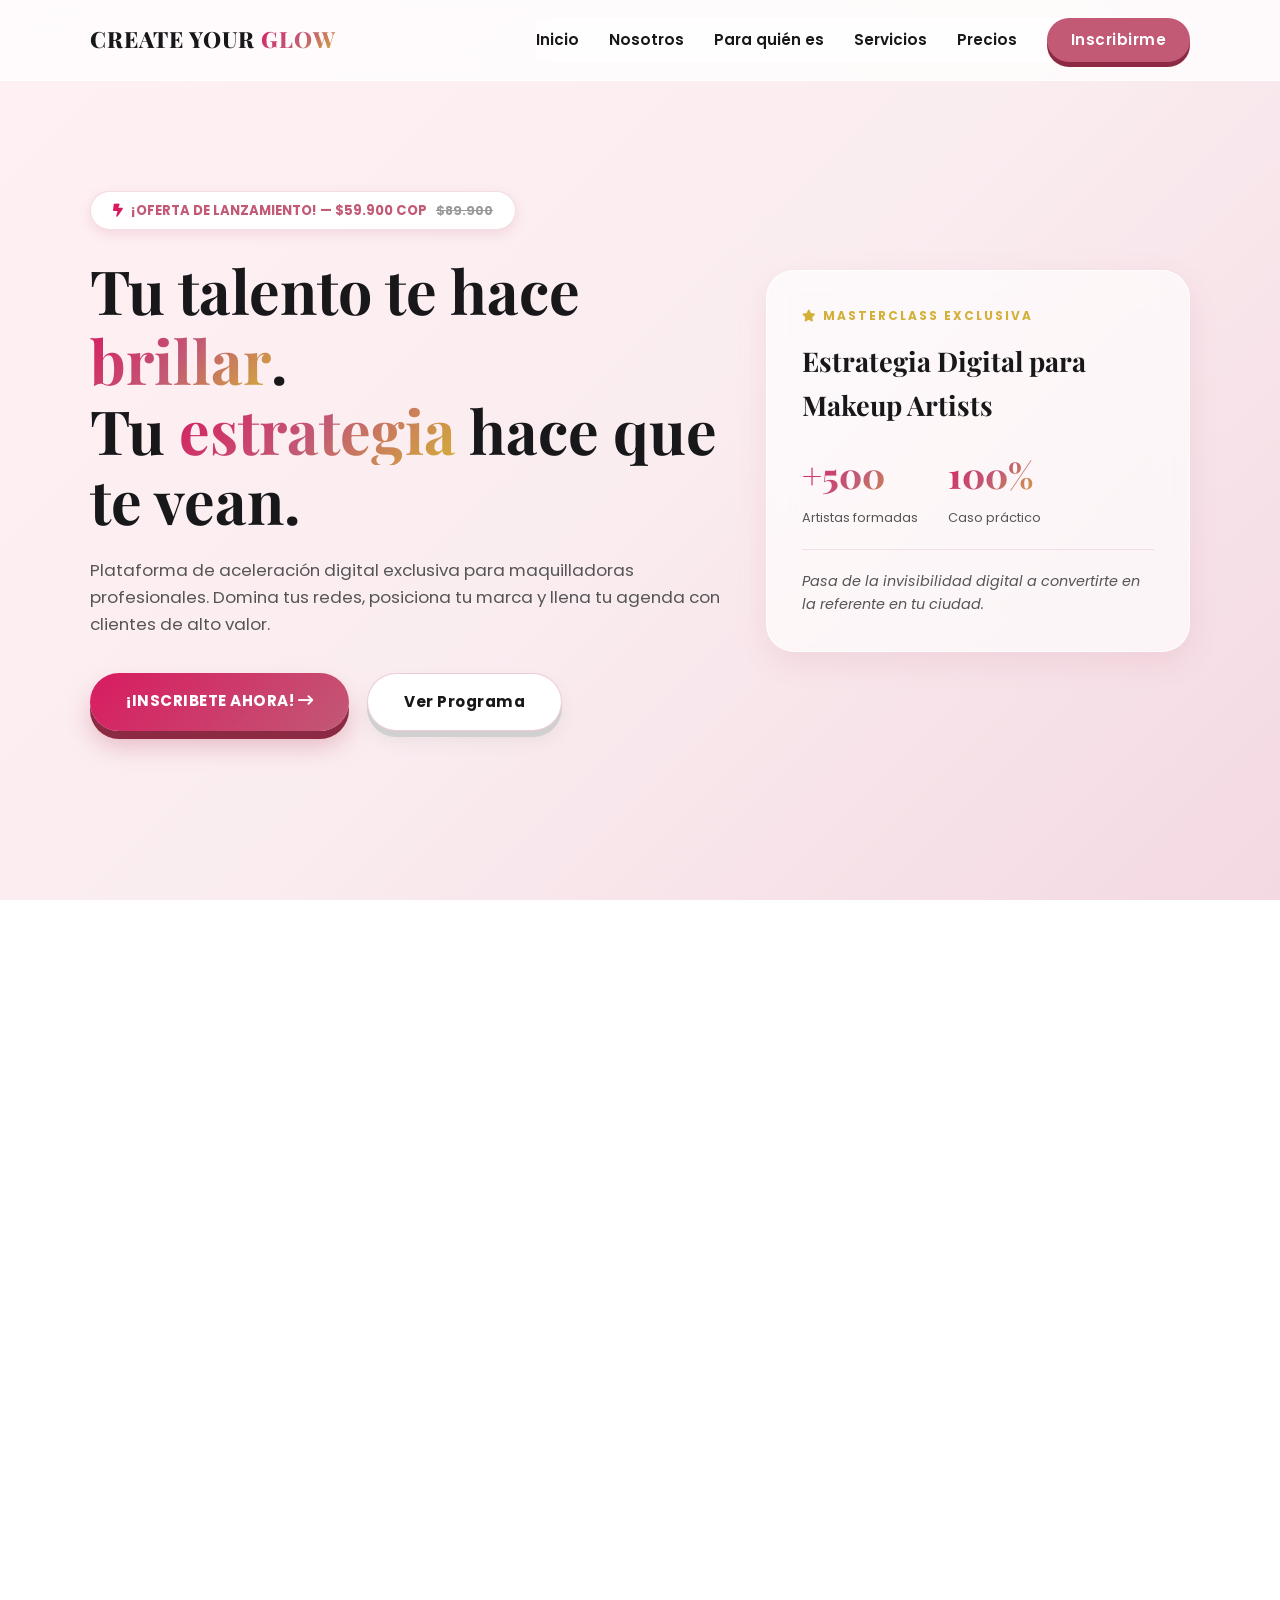
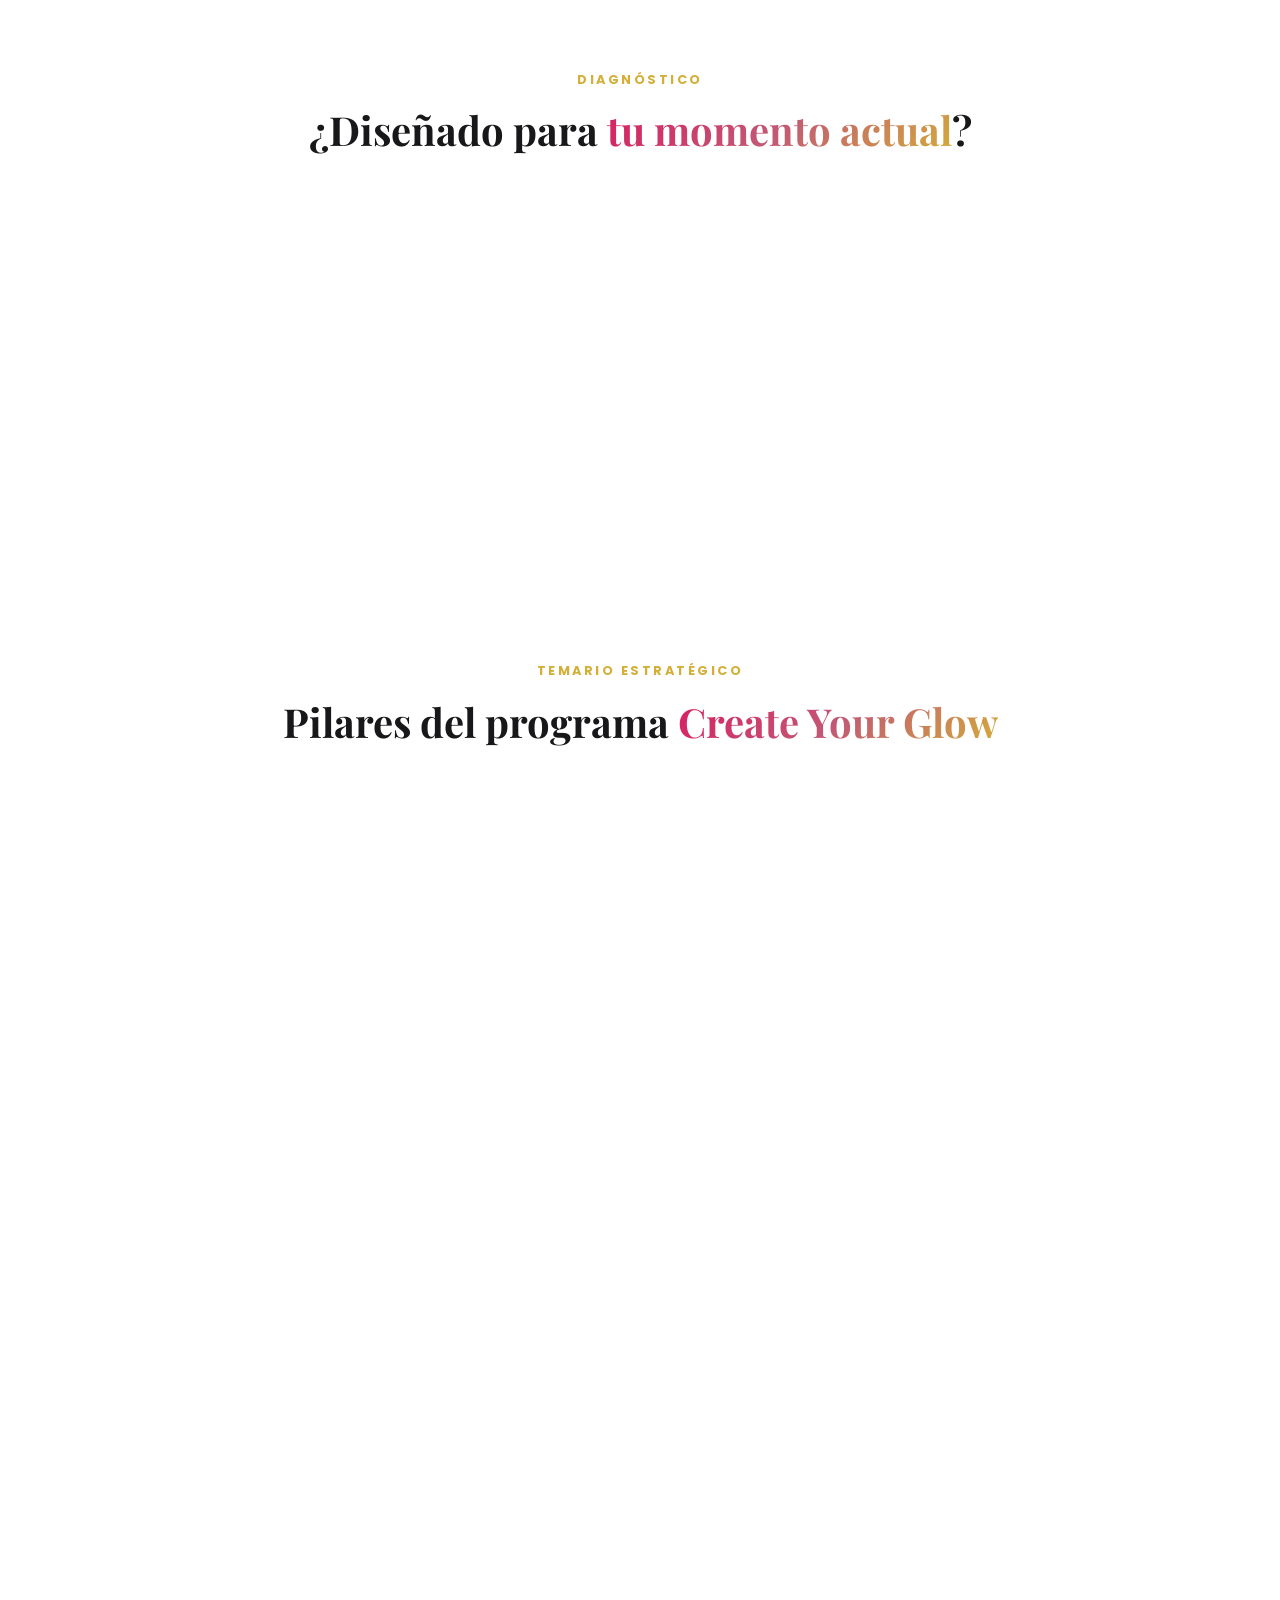
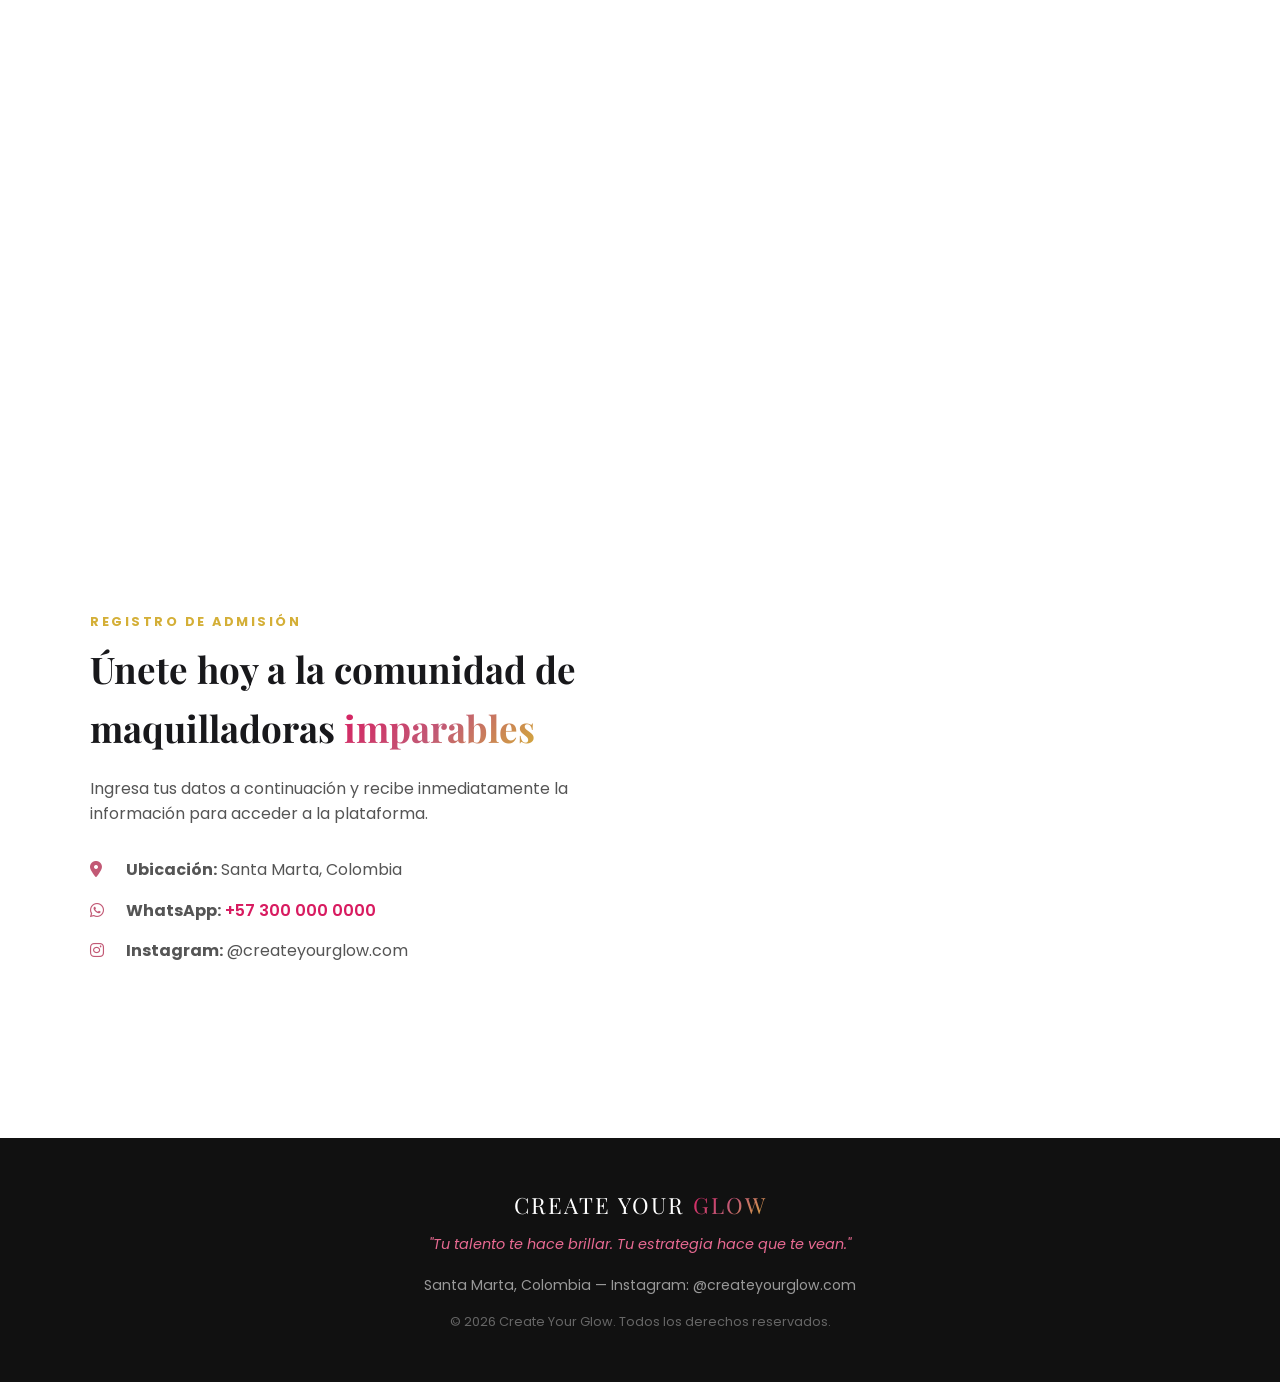
<file: index.html>
<!DOCTYPE html>
<html lang="es">
<head>
    <meta charset="UTF-8">
    <meta name="viewport" content="width=device-width, initial-scale=1.0">
    <title>Create Your Glow | Estrategia Digital para Artistas del Maquillaje</title>
    
    <!-- Google Fonts: Playfair Display & Poppins -->
    <link rel="preconnect" href="https://fonts.googleapis.com">
    <link rel="preconnect" href="https://fonts.gstatic.com" crossorigin>
    <link href="https://fonts.googleapis.com/css2?family=Playfair+Display:ital,wght@0,600;0,700;0,800;1,600;1,700&family=Poppins:wght@300;400;500;600;700;800&display=swap" rel="stylesheet">
    
    <!-- FontAwesome Vector Icons (Cero Emojis) -->
    <link rel="stylesheet" href="https://cdnjs.cloudflare.com/ajax/libs/font-awesome/6.4.0/css/all.min.css">
    
    <!-- Hoja de Estilos -->
    <link rel="stylesheet" href="css/estilos.css">
</head>
<body>

    <!-- HEADER GLASSMORPHISM -->
    <header class="header" id="inicio">
        <div class="container header-container">
            <a href="#inicio" class="logo">CREATE YOUR <span class="text-gradient">GLOW</span></a>
            <button class="menu-toggle" id="menuToggle" aria-label="Abrir menú">
                <span></span>
                <span></span>
                <span></span>
            </button>
            <nav class="nav" id="navMenu">
                <a href="#inicio">Inicio</a>
                <a href="#nosotros">Nosotros</a>
                <a href="#para-quien">Para quién es</a>
                <a href="#servicios">Servicios</a>
                <a href="#precios">Precios</a>
             <a href="login.html" class="btn-3d btn-3d-nav">Inscribirme</a>
            </nav>
        </div>
    </header>

    <!-- HERO SECTION -->
    <section class="hero">
        <div class="container hero-grid">
            <div class="hero-content">
                <div class="badge-3d">
                    <i class="fa-solid fa-bolt-lightning"></i> ¡OFERTA DE LANZAMIENTO! — $59.900 COP <span class="old-price-strike">$89.900</span>
                </div>
                <h1>Tu talento te hace <span class="text-gradient">brillar</span>.<br>Tu <span class="text-gradient">estrategia</span> hace que te vean.</h1>
                <p>Plataforma de aceleración digital exclusiva para maquilladoras profesionales. Domina tus redes, posiciona tu marca y llena tu agenda con clientes de alto valor.</p>
                <div class="hero-actions">
                    <a href="#contacto" class="btn-3d btn-3d-primary">¡INSCRIBETE AHORA! <i class="fa-solid fa-arrow-right-long"></i></a>
                    <a href="#precios" class="btn-3d btn-3d-secondary">Ver Programa</a>
                </div>
            </div>
            
            <div class="hero-graphic-card">
                <div class="glass-card-3d hover-lift">
                    <div class="card-top-tag"><i class="fa-solid fa-star"></i> MASTERCLASS EXCLUSIVA</div>
                    <h3>Estrategia Digital para Makeup Artists</h3>
                    <div class="graphic-stats">
                        <div class="stat-item">
                            <span class="stat-num text-gradient">+500</span>
                            <span class="stat-txt">Artistas formadas</span>
                        </div>
                        <div class="stat-item">
                            <span class="stat-num text-gradient">100%</span>
                            <span class="stat-txt">Caso práctico</span>
                        </div>
                    </div>
                    <div class="graphic-divider"></div>
                    <p class="card-mini-quote">Pasa de la invisibilidad digital a convertirte en la referente en tu ciudad.</p>
                </div>
            </div>
        </div>
    </section>

    <!-- SOBRE NOSOTROS -->
    <section id="nosotros" class="about">
        <div class="container">
            <div class="glass-card-3d about-card hover-lift">
                <span class="section-tag">NUESTRO PROPÓSITO</span>
                <h2>Transformamos tu arte técnico en un negocio <span class="text-gradient">rentable y deseable</span></h2>
                <p>Sabemos el nivel de detalle y pasión que pones en cada brocha. Sin embargo, en el mercado actual, el arte sin estrategia pasa desapercibido. En <strong>Create Your Glow</strong> te ayudamos a construir una marca magnética que convierta interacciones en citas reservadas.</p>
                
                <div class="about-grid-features">
                    <div class="feature-box">
                        <div class="feature-icon"><i class="fa-solid fa-gem"></i></div>
                        <h4>Posicionamiento Premium</h4>
                        <p>Atrae clientas que valoran tu trabajo y pagan sin regatear.</p>
                    </div>
                    <div class="feature-box">
                        <div class="feature-icon"><i class="fa-solid fa-chart-line"></i></div>
                        <h4>Conversión Constante</h4>
                        <p>Diseña un flujo de ventas automático desde tus contenidos en redes.</p>
                    </div>
                </div>
            </div>
        </div>
    </section>

    <!-- ¿PARA QUIÉN ES? -->
    <section id="para-quien" class="for-who">
        <div class="container">
            <div class="section-title">
                <span class="section-tag">DIAGNÓSTICO</span>
                <h2>¿Diseñado para <span class="text-gradient">tu momento actual</span>?</h2>
            </div>
            <div class="grid-2">
                <div class="glass-card-3d hover-lift">
                    <div class="card-icon-3d"><i class="fa-solid fa-wand-magic-sparkles"></i></div>
                    <h3>Si estás iniciando tu marca</h3>
                    <p>Construye desde el primer día una presencia digital profesional sin perder tiempo en la prueba y error, posicionándote con autoridad instantánea.</p>
                </div>
                <div class="glass-card-3d hover-lift">
                    <div class="card-icon-3d"><i class="fa-solid fa-arrow-trend-up"></i></div>
                    <h3>Si sientes tu crecimiento estancado</h3>
                    <p>Convierte el contenido que subes a Reels e Instagram en cotizaciones reales para novias, eventos y sociales de manera predecible.</p>
                </div>
            </div>
        </div>
    </section>

    <!-- SERVICIOS / PILARES -->
    <section id="servicios" class="services">
        <div class="container">
            <div class="section-title">
                <span class="section-tag">TEMARIO ESTRATÉGICO</span>
                <h2>Pilares del programa <span class="text-gradient">Create Your Glow</span></h2>
            </div>
            <div class="grid-3">
                <div class="glass-card-3d service-card hover-lift">
                    <div class="service-icon-wrapper">
                        <i class="fa-solid fa-video"></i>
                    </div>
                    <h3>Creación de Contenido</h3>
                    <p>Técnicas avanzadas de iluminación, encuadre móvil y edición rápida de Reels que muestren la textura y acabado perfecto de tus maquillajes.</p>
                </div>

                <div class="glass-card-3d service-card hover-lift">
                    <div class="service-icon-wrapper">
                        <i class="fa-solid fa-hashtag"></i>
                    </div>
                    <h3>Redes Sociales</h3>
                    <p>Optimización de biografía, feed armónico y estrategias de interacción en Instagram y TikTok para atraer a tu público objetivo.</p>
                </div>

                <div class="glass-card-3d service-card hover-lift">
                    <div class="service-icon-wrapper">
                        <i class="fa-solid fa-comments-dollar"></i>
                    </div>
                    <h3>Captación de Clientas</h3>
                    <p>Scripts de respuesta rápida en WhatsApp e Instagram DM para enviar cotizaciones elegantes y cerrar reservas con anticipo pagado.</p>
                </div>
            </div>
        </div>
    </section>

    <!-- PRECIOS Y PLAN PROFESIONAL -->
    <section id="precios" class="pricing">
        <div class="container">
            <div class="pricing-wrapper">
                <div class="glass-card-3d pricing-card hover-lift">
                    <span class="pop-badge-3d"><i class="fa-solid fa-fire"></i> ACCESO COMPLETO</span>
                    <h2>Plan Profesional Estelar</h2>
                    <p class="pricing-intro">Todo lo que necesitas para escalar tu negocio de maquillaje.</p>
                    
                    <div class="price-display">
                        <span class="old-p">$89.900 COP</span>
                        <span class="new-p text-gradient">$59.900 <small>COP</small></span>
                    </div>

                    <ul class="pricing-benefits">
                        <li><i class="fa-solid fa-circle-check"></i> Acceso ilimitado y de por vida</li>
                        <li><i class="fa-solid fa-circle-check"></i> Lecciones prácticas en video HD</li>
                        <li><i class="fa-solid fa-circle-check"></i> Kit de plantillas editables para Instagram</li>
                        <li><i class="fa-solid fa-circle-check"></i> Certificado digital de finalización</li>
                    </ul>

                    <!-- Acordeón interactivo -->
                    <div class="accordion-wrapper">
                        <button class="accordion-trigger" id="accBtn" aria-expanded="false">
                            <span>Ver detalles del contenido incluido</span>
                            <i class="fa-solid fa-chevron-down" id="accIcon"></i>
                        </button>
                        <div class="accordion-content" id="accContent">
                            <div class="acc-inner">
                                <p><strong>Módulo 1:</strong> Identidad de Marca y Posicionamiento de Lujo.</p>
                                <p><strong>Módulo 2:</strong> Grabación y Edición de Maquillaje en Celular.</p>
                                <p><strong>Módulo 3:</strong> Guiones de Respuesta y Venta de Servicios.</p>
                                <p><strong>Bono Especial:</strong> Plantillas de cotización directa para novias.</p>
                            </div>
                        </div>
                    </div>

                    <a href="#contacto" class="btn-3d btn-3d-primary btn-full">¡CONSEGUIR MI ACCESO AHORA!</a>
                </div>
            </div>
        </div>
    </section>

    <!-- FORMULARIO CONTACTO Y CRM -->
    <section id="contacto" class="contact">
        <div class="container grid-2 align-center">
            <div class="contact-info">
                <span class="section-tag">REGISTRO DE ADMISIÓN</span>
                <h2>Únete hoy a la comunidad de maquilladoras <span class="text-gradient">imparables</span></h2>
                <p>Ingresa tus datos a continuación y recibe inmediatamente la información para acceder a la plataforma.</p>
                
                <div class="info-list">
                    <p><i class="fa-solid fa-location-dot"></i> <strong>Ubicación:</strong> Santa Marta, Colombia</p>
                    <p><i class="fa-brands fa-whatsapp"></i> <strong>WhatsApp:</strong> <a href="https://wa.me/573000000000" target="_blank">+57 300 000 0000</a></p>
                    <p><i class="fa-brands fa-instagram"></i> <strong>Instagram:</strong> @createyourglow.com</p>
                </div>
            </div>

            <div class="glass-card-3d form-card hover-lift">
                <form id="crmForm">
                    <h3>Asegura tu cupo de oferta</h3>
                    <div class="input-group">
                        <label for="nombre">Nombre Completo</label>
                        <input type="text" id="nombre" name="nombre" placeholder="Tu nombre" required>
                    </div>
                    <div class="input-group">
                        <label for="email">Correo Electrónico</label>
                        <input type="email" id="email" name="email" placeholder="tu@correo.com" required>
                    </div>
                    <div class="input-group">
                        <label for="telefono">Teléfono / WhatsApp</label>
                        <input type="tel" id="telefono" name="telefono" placeholder="+57 300..." required>
                    </div>
                    <button type="submit" class="btn-3d btn-3d-primary btn-full">Completar Registro</button>
                </form>
            </div>
        </div>
    </section>

    <!-- FOOTER -->
    <footer class="footer">
        <div class="container footer-content">
            <div class="footer-logo">CREATE YOUR <span class="text-gradient">GLOW</span></div>
            <p class="footer-quote">"Tu talento te hace brillar. Tu estrategia hace que te vean."</p>
            <p class="footer-location">Santa Marta, Colombia — Instagram: @createyourglow.com</p>
            <p class="copyright">&copy; 2026 Create Your Glow. Todos los derechos reservados.</p>
        </div>
    </footer>

    <!-- INTERACTIVIDAD JS -->
    <script>
        // Menú hamburguesa
        const menuToggle = document.getElementById('menuToggle');
        const navMenu = document.getElementById('navMenu');

        menuToggle.addEventListener('click', () => {
            navMenu.classList.toggle('active');
        });

        document.querySelectorAll('.nav a').forEach(link => {
            link.addEventListener('click', () => {
                navMenu.classList.remove('active');
            });
        });

        // Acordeón desplegable
        const accBtn = document.getElementById('accBtn');
        const accContent = document.getElementById('accContent');
        const accIcon = document.getElementById('accIcon');

        accBtn.addEventListener('click', () => {
            accContent.classList.toggle('open');
            accIcon.classList.toggle('rotate');
        });
    </script>
</body>
</html>
</file>
<file: css/estilos.css>
/* ==========================================
   VARIABLES DE COLOR, GRADIENTES Y SOMBRAS 3D
   ========================================== */
:root {
    /* Paleta de Degradado Dinámico de Fondo */
    --bg-gradient-1: #FFF0F3;
    --bg-gradient-2: #FAEDF0;
    --bg-gradient-3: #F4D9E2;

    /* Tonos Acento */
    --primary-magenta: #C25975;
    --primary-magenta-dark: #8C2A43;
    --rose-bright: #D81B60;
    --rose-glow: #E86A92;
    --gold-accent: #D4AF37;

    /* Textos */
    --text-dark: #18181B;
    --text-muted: #555555;
    
    /* Tipografías */
    --font-heading: 'Playfair Display', serif;
    --font-body: 'Poppins', sans-serif;

    /* Sombras 3D y Glassmorphism */
    --shadow-soft: 0 10px 30px rgba(194, 89, 117, 0.12);
    --shadow-lift: 0 20px 40px rgba(194, 89, 117, 0.22);
    --glass-bg: rgba(255, 255, 255, 0.65);
    --glass-border: rgba(255, 255, 255, 0.9);
    
    --transition: all 0.3s cubic-bezier(0.16, 1, 0.3, 1);
}

/* ==========================================
   RESET GENERAL Y FONDO CON GRADIENTE DINÁMICO
   ========================================== */
* {
    margin: 0;
    padding: 0;
    box-sizing: border-box;
}

html {
    scroll-behavior: smooth;
}

body {
    font-family: var(--font-body);
    background: linear-gradient(135deg, var(--bg-gradient-1) 0%, var(--bg-gradient-2) 50%, var(--bg-gradient-3) 100%);
    background-attachment: fixed;
    color: var(--text-dark);
    line-height: 1.6;
    overflow-x: hidden;
}

.container {
    width: 100%;
    max-width: 1140px;
    margin: 0 auto;
    padding: 0 20px;
}

h1, h2, h3, h4 {
    font-family: var(--font-heading);
    color: var(--text-dark);
    font-weight: 700;
}

/* ==========================================
   TIPOGRAFÍA DINÁMICA CON GRADIENTE
   ========================================== */
.text-gradient {
    background: linear-gradient(135deg, var(--rose-bright) 0%, var(--primary-magenta) 50%, var(--gold-accent) 100%);
    -webkit-background-clip: text;
    -webkit-text-fill-color: transparent;
    display: inline-block;
}

/* ==========================================
   BOTONES 3D ULTRA LLAMATIVOS Y FÍSICOS
   ========================================== */
.btn-3d {
    display: inline-block;
    padding: 16px 36px;
    border-radius: 50px;
    font-family: var(--font-body);
    font-weight: 700;
    font-size: 0.95rem;
    text-decoration: none;
    text-align: center;
    cursor: pointer;
    transition: var(--transition);
    border: none;
    letter-spacing: 0.5px;
    position: relative;
}

.btn-3d-primary {
    background: linear-gradient(135deg, var(--rose-bright) 0%, var(--primary-magenta) 100%);
    color: #FFFFFF;
    box-shadow: 0 8px 0 var(--primary-magenta-dark), 0 15px 25px rgba(194, 89, 117, 0.35);
}

.btn-3d-primary:hover {
    transform: translateY(-3px);
    box-shadow: 0 11px 0 var(--primary-magenta-dark), 0 20px 30px rgba(194, 89, 117, 0.45);
}

.btn-3d-primary:active {
    transform: translateY(5px);
    box-shadow: 0 3px 0 var(--primary-magenta-dark), 0 5px 10px rgba(0,0,0,0.15);
}

.btn-3d-secondary {
    background: #FFFFFF;
    color: var(--text-dark);
    border: 1px solid rgba(194, 89, 117, 0.3);
    box-shadow: 0 6px 0 #D0D0D0, 0 10px 20px rgba(0,0,0,0.06);
}

.btn-3d-secondary:hover {
    transform: translateY(-2px);
    box-shadow: 0 8px 0 #D0D0D0, 0 12px 25px rgba(0,0,0,0.1);
}

.btn-3d-secondary:active {
    transform: translateY(4px);
    box-shadow: 0 2px 0 #D0D0D0, 0 4px 8px rgba(0,0,0,0.05);
}

.btn-3d-nav {
    background: var(--primary-magenta);
    color: #FFFFFF !important;
    padding: 10px 24px;
    border-radius: 30px;
    box-shadow: 0 5px 0 var(--primary-magenta-dark);
}

.btn-3d-nav:hover {
    transform: translateY(-2px);
    box-shadow: 0 7px 0 var(--primary-magenta-dark);
}

.btn-3d-nav:active {
    transform: translateY(3px);
    box-shadow: 0 2px 0 var(--primary-magenta-dark);
}

.btn-full {
    display: block;
    width: 100%;
}

/* ==========================================
   TARJETAS CON EFECTO GLASSMORPHISM 3D
   ========================================== */
.glass-card-3d {
    background: var(--glass-bg);
    backdrop-filter: blur(16px);
    -webkit-backdrop-filter: blur(16px);
    border: 1px solid var(--glass-border);
    border-radius: 28px;
    padding: 35px;
    box-shadow: var(--shadow-soft);
    transition: var(--transition);
}

.hover-lift:hover {
    transform: translateY(-8px);
    box-shadow: var(--shadow-lift);
}

/* ==========================================
   HEADER / NAVEGACIÓN
   ========================================== */
.header {
    position: sticky;
    top: 0;
    z-index: 1000;
    background: rgba(255, 255, 255, 0.75);
    backdrop-filter: blur(16px);
    -webkit-backdrop-filter: blur(16px);
    border-bottom: 1px solid rgba(255, 255, 255, 0.8);
    padding: 18px 0;
}

.header-container {
    display: flex;
    justify-content: space-between;
    align-items: center;
}

.logo {
    font-family: var(--font-heading);
    font-size: 1.4rem;
    font-weight: 800;
    letter-spacing: 1px;
    color: var(--text-dark);
    text-decoration: none;
}

.nav {
    display: none;
    flex-direction: column;
    position: absolute;
    top: 100%;
    left: 0;
    width: 100%;
    background: rgba(255, 255, 255, 0.95);
    backdrop-filter: blur(12px);
    padding: 25px;
    box-shadow: 0 10px 25px rgba(0, 0, 0, 0.08);
    gap: 18px;
}

.nav.active {
    display: flex;
}

.nav a {
    text-decoration: none;
    color: var(--text-dark);
    font-weight: 600;
    font-size: 0.95rem;
    transition: var(--transition);
}

.nav a:hover {
    color: var(--rose-bright);
}

.menu-toggle {
    display: flex;
    flex-direction: column;
    gap: 5px;
    background: none;
    border: none;
    cursor: pointer;
}

.menu-toggle span {
    width: 25px;
    height: 3px;
    background-color: var(--text-dark);
    border-radius: 2px;
}

@media (min-width: 768px) {
    .menu-toggle { display: none; }
    .nav {
        display: flex;
        flex-direction: row;
        position: static;
        width: auto;
        background: transparent;
        padding: 0;
        box-shadow: none;
        align-items: center;
        gap: 30px;
    }
}

/* ==========================================
   HERO SECTION
   ========================================== */
.hero {
    padding: 80px 0 100px;
}

.hero-grid {
    display: grid;
    grid-template-columns: 1fr;
    gap: 40px;
    align-items: center;
}

.badge-3d {
    display: inline-block;
    background: #FFFFFF;
    color: var(--primary-magenta);
    padding: 8px 22px;
    border-radius: 30px;
    font-size: 0.82rem;
    font-weight: 700;
    margin-bottom: 25px;
    box-shadow: 0 4px 12px rgba(194, 89, 117, 0.15);
    border: 1px solid rgba(194, 89, 117, 0.2);
}

.badge-3d i {
    color: var(--rose-bright);
    margin-right: 5px;
}

.old-price-strike {
    text-decoration: line-through;
    color: #999999;
    font-size: 0.78rem;
    margin-left: 6px;
}

.hero-content h1 {
    font-size: 2.8rem;
    line-height: 1.15;
    margin-bottom: 22px;
}

.hero-content p {
    font-size: 1.05rem;
    color: var(--text-muted);
    margin-bottom: 35px;
}

.hero-actions {
    display: flex;
    flex-direction: column;
    gap: 18px;
}

.card-top-tag {
    font-size: 0.75rem;
    font-weight: 700;
    color: var(--gold-accent);
    letter-spacing: 2px;
    margin-bottom: 15px;
}

.glass-card-3d h3 {
    font-size: 1.7rem;
    margin-bottom: 20px;
}

.graphic-stats {
    display: flex;
    gap: 30px;
    margin-bottom: 20px;
}

.stat-num {
    font-family: var(--font-heading);
    font-size: 2.2rem;
    font-weight: 800;
    display: block;
}

.stat-txt {
    font-size: 0.8rem;
    color: var(--text-muted);
}

.graphic-divider {
    height: 1px;
    background: rgba(194, 89, 117, 0.15);
    margin-bottom: 20px;
}

.card-mini-quote {
    font-style: italic;
    font-size: 0.9rem;
    color: var(--text-muted);
}

@media (min-width: 768px) {
    .hero { padding: 110px 0 140px; }
    .hero-grid { grid-template-columns: 1.2fr 0.8fr; }
    .hero-content h1 { font-size: 3.8rem; }
    .hero-actions { flex-direction: row; }
}

/* ==========================================
   COMPONENTES Y SECCIONES
   ========================================== */
.section-tag {
    display: block;
    font-size: 0.8rem;
    font-weight: 700;
    color: var(--gold-accent);
    letter-spacing: 2.5px;
    margin-bottom: 8px;
}

.section-title {
    text-align: center;
    margin-bottom: 50px;
}

.section-title h2 {
    font-size: 2.5rem;
}

.grid-2 {
    display: grid;
    grid-template-columns: 1fr;
    gap: 30px;
}

.grid-3 {
    display: grid;
    grid-template-columns: 1fr;
    gap: 30px;
}

.align-center {
    align-items: center;
}

@media (min-width: 768px) {
    .grid-2 { grid-template-columns: repeat(2, 1fr); }
    .grid-3 { grid-template-columns: repeat(3, 1fr); }
}

/* ==========================================
   SOBRE NOSOTROS
   ========================================== */
.about {
    padding: 80px 0;
}

.about-card h2 {
    font-size: 2.4rem;
    margin-bottom: 20px;
}

.about-card p {
    color: var(--text-muted);
    font-size: 1.05rem;
    margin-bottom: 35px;
}

.about-grid-features {
    display: grid;
    grid-template-columns: 1fr;
    gap: 25px;
}

.feature-box {
    background: rgba(255, 255, 255, 0.7);
    padding: 25px;
    border-radius: 20px;
    border: 1px solid rgba(255, 255, 255, 0.9);
}

.feature-icon {
    font-size: 1.6rem;
    color: var(--rose-bright);
    margin-bottom: 12px;
}

.feature-box h4 {
    font-size: 1.2rem;
    margin-bottom: 8px;
}

.feature-box p {
    font-size: 0.9rem;
    margin-bottom: 0;
}

@media (min-width: 768px) {
    .about-grid-features { grid-template-columns: repeat(2, 1fr); }
}

/* ==========================================
   ¿PARA QUIÉN ES?
   ========================================== */
.for-who {
    padding: 90px 0;
}

.card-icon-3d {
    font-size: 2.2rem;
    color: var(--primary-magenta);
    margin-bottom: 20px;
}

.for-who h3 {
    font-size: 1.4rem;
    margin-bottom: 12px;
}

.for-who p {
    color: var(--text-muted);
    font-size: 0.95rem;
}

/* ==========================================
   SERVICIOS / PILARES
   ========================================== */
.services {
    padding: 90px 0;
}

.service-icon-wrapper {
    width: 65px;
    height: 65px;
    background: linear-gradient(135deg, var(--rose-bright), var(--primary-magenta));
    color: #FFFFFF;
    border-radius: 20px;
    display: flex;
    align-items: center;
    justify-content: center;
    font-size: 1.4rem;
    margin-bottom: 25px;
    box-shadow: 0 8px 20px rgba(216, 27, 96, 0.25);
}

.service-card h3 {
    font-size: 1.35rem;
    margin-bottom: 12px;
}

.service-card p {
    color: var(--text-muted);
    font-size: 0.93rem;
}

/* ==========================================
   PRECIOS Y PLAN PROFESIONAL
   ========================================== */
.pricing {
    padding: 90px 0;
}

.pricing-wrapper {
    max-width: 620px;
    margin: 0 auto;
}

.pricing-card {
    text-align: center;
    position: relative;
    border: 2px solid var(--primary-magenta);
}

.pop-badge-3d {
    position: absolute;
    top: -16px;
    left: 50%;
    transform: translateX(-50%);
    background: var(--rose-bright);
    color: #FFFFFF;
    padding: 6px 22px;
    border-radius: 20px;
    font-size: 0.75rem;
    font-weight: 700;
    letter-spacing: 1.5px;
    box-shadow: 0 4px 12px rgba(216, 27, 96, 0.3);
}

.pricing-card h2 {
    font-size: 2.2rem;
    margin-bottom: 10px;
}

.pricing-intro {
    font-size: 0.95rem;
    color: var(--text-muted);
    margin-bottom: 30px;
}

.price-display {
    margin-bottom: 30px;
}

.old-p {
    display: block;
    text-decoration: line-through;
    color: #999999;
    font-size: 1rem;
}

.new-p {
    font-family: var(--font-heading);
    font-size: 3.2rem;
    font-weight: 800;
}

.pricing-benefits {
    list-style: none;
    text-align: left;
    margin-bottom: 30px;
    font-size: 0.95rem;
}

.pricing-benefits li {
    margin-bottom: 14px;
    color: var(--text-dark);
}

.pricing-benefits i {
    color: var(--rose-bright);
    margin-right: 10px;
}

/* Acordeón */
.accordion-wrapper {
    border-top: 1px solid rgba(194, 89, 117, 0.15);
    border-bottom: 1px solid rgba(194, 89, 117, 0.15);
    padding: 18px 0;
    margin-bottom: 35px;
}

.accordion-trigger {
    width: 100%;
    background: none;
    border: none;
    font-family: var(--font-body);
    font-size: 0.92rem;
    font-weight: 700;
    color: var(--primary-magenta);
    cursor: pointer;
    display: flex;
    justify-content: space-between;
    align-items: center;
}

.accordion-trigger i {
    transition: var(--transition);
}

.accordion-trigger i.rotate {
    transform: rotate(180deg);
}

.accordion-content {
    max-height: 0;
    overflow: hidden;
    transition: max-height 0.4s ease-out;
    text-align: left;
}

.accordion-content.open {
    max-height: 250px;
    margin-top: 15px;
}

.acc-inner p {
    font-size: 0.9rem;
    color: var(--text-muted);
    margin-bottom: 10px;
}

/* ==========================================
   CONTACTO Y CRM
   ========================================== */
.contact {
    padding: 90px 0;
}

.contact-info h2 {
    font-size: 2.3rem;
    margin-bottom: 18px;
}

.contact-info p {
    color: var(--text-muted);
    margin-bottom: 30px;
}

.info-list p {
    margin-bottom: 15px;
    font-size: 1rem;
}

.info-list i {
    color: var(--primary-magenta);
    margin-right: 12px;
    width: 20px;
}

.info-list a {
    color: var(--rose-bright);
    text-decoration: none;
    font-weight: 600;
}

.form-card h3 {
    font-size: 1.5rem;
    margin-bottom: 25px;
    text-align: center;
}

.input-group {
    margin-bottom: 20px;
}

.input-group label {
    display: block;
    font-size: 0.85rem;
    font-weight: 600;
    margin-bottom: 8px;
}

.input-group input {
    width: 100%;
    padding: 15px 20px;
    border: 1px solid rgba(194, 89, 117, 0.2);
    border-radius: 16px;
    font-family: var(--font-body);
    font-size: 0.95rem;
    background: #FFFFFF;
    outline: none;
    transition: var(--transition);
}

.input-group input:focus {
    border-color: var(--rose-bright);
    box-shadow: 0 0 0 4px rgba(216, 27, 96, 0.12);
}

/* ==========================================
   FOOTER
   ========================================== */
.footer {
    background-color: #111111;
    color: #999999;
    padding: 50px 0;
    text-align: center;
    font-size: 0.9rem;
}

.footer-logo {
    font-family: var(--font-heading);
    font-size: 1.4rem;
    color: #FFFFFF;
    letter-spacing: 2px;
    margin-bottom: 10px;
}

.footer-quote {
    color: var(--rose-glow);
    font-style: italic;
    margin-bottom: 18px;
}

.footer-location {
    margin-bottom: 15px;
    font-size: 0.88rem;
}

.copyright {
    font-size: 0.8rem;
    color: #666666;
}
</file>
